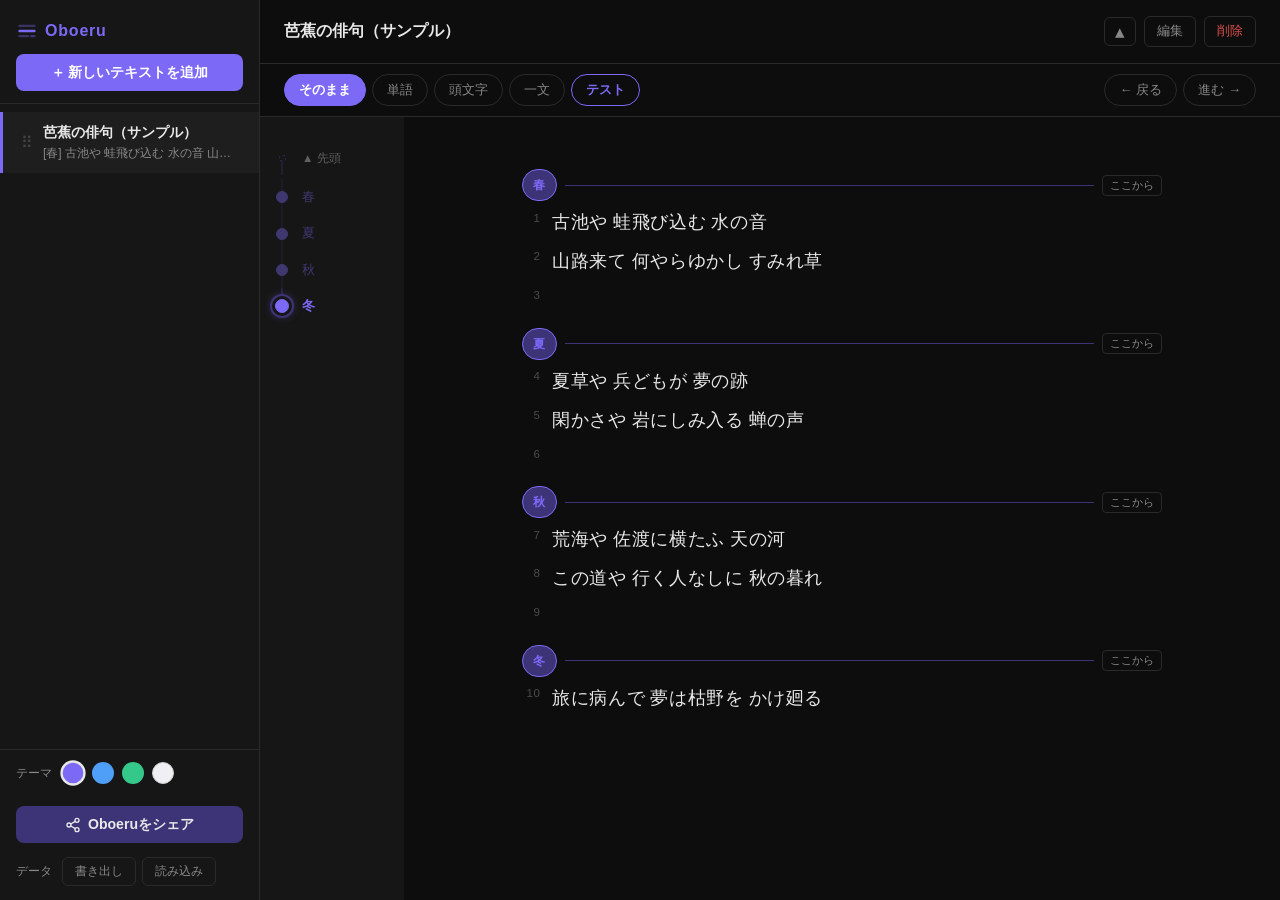
<file: index.html>
<!DOCTYPE html>
<html lang="ja">
<head>
  <meta charset="UTF-8">
  <meta name="viewport" content="width=device-width, initial-scale=1.0, viewport-fit=cover">
  <title>Oboeru｜歌詞・セリフ・プレゼン原稿を無料で暗記練習</title>
  <link rel="icon" type="image/svg+xml" href="favicon.svg">
  <link rel="manifest" href="manifest.json">
  <meta name="theme-color" content="#7c6af7">
  <meta name="apple-mobile-web-app-capable" content="yes">
  <meta name="apple-mobile-web-app-status-bar-style" content="black-translucent">
  <meta name="apple-mobile-web-app-title" content="Oboeru">
  <link rel="apple-touch-icon" href="apple-touch-icon.png">
  <meta name="description" content="歌詞・セリフ・プレゼン原稿を効率よく暗記できる無料Webアプリ。単語隠し・頭文字ヒント・タイピングテストなど5つのモードで練習。スマホ・PC対応、登録不要ですぐ使えます。">
  <meta name="keywords" content="暗記,暗記ツール,暗記アプリ,歌詞暗記,セリフ暗記,プレゼン暗記,暗記練習,歌詞覚え方,台本暗記,無料暗記アプリ">
  <meta property="og:title" content="Oboeru｜歌詞・セリフ・プレゼン原稿を無料で暗記練習">
  <meta property="og:description" content="歌詞・セリフ・プレゼン原稿を効率よく暗記できる無料Webアプリ。単語隠し・頭文字ヒント・タイピングテストなど5つのモードで練習。スマホ・PC対応、登録不要ですぐ使えます。">
  <meta property="og:type" content="website">
  <meta property="og:url" content="https://oboeru.netlify.app/">
  <meta name="twitter:card" content="summary">
  <meta name="twitter:title" content="Oboeru｜歌詞・セリフ・プレゼン原稿を無料で暗記練習">
  <meta name="twitter:description" content="歌詞・セリフ・プレゼン原稿を効率よく暗記できる無料Webアプリ。単語隠し・頭文字ヒント・タイピングテストなど5つのモードで練習。スマホ・PC対応、登録不要ですぐ使えます。">
  <script type="application/ld+json">
  {
    "@context": "https://schema.org",
    "@type": "WebApplication",
    "name": "Oboeru",
    "description": "歌詞・セリフ・プレゼン原稿を効率よく暗記できる無料Webアプリ。単語隠し・頭文字ヒント・タイピングテストで練習できます。",
    "url": "https://oboeru.netlify.app/",
    "applicationCategory": "EducationApplication",
    "operatingSystem": "Web",
    "inLanguage": "ja",
    "offers": { "@type": "Offer", "price": "0", "priceCurrency": "JPY" }
  }
  </script>
  <link rel="stylesheet" href="style.css">
</head>
<body>

  <!-- モバイル: サイドバーエッジハンドル＆オーバーレイ -->
  <button id="btn-hamburger" onclick="toggleSidebar()" aria-label="メニュー">
    <svg width="10" height="24" viewBox="0 0 10 24" fill="none">
      <rect x="3" y="4"  width="4" height="4" rx="2" fill="currentColor"/>
      <rect x="3" y="10" width="4" height="4" rx="2" fill="currentColor"/>
      <rect x="3" y="16" width="4" height="4" rx="2" fill="currentColor"/>
    </svg>
  </button>
  <div id="sidebar-overlay"></div>

  <!-- 左ペイン -->
  <div id="sidebar">
    <div id="sidebar-header">
      <h1>
        <svg width="22" height="22" viewBox="0 0 28 28" fill="none" style="vertical-align:middle;margin-right:7px;margin-bottom:2px;">
          <rect x="3" y="6"    width="22" height="3" rx="1.5" fill="var(--accent)" opacity="0.35"/>
          <rect x="3" y="12.5" width="22" height="3" rx="1.5" fill="var(--accent)"/>
          <rect x="3" y="19"   width="14" height="3" rx="1.5" fill="var(--accent)" opacity="0.35"/>
          <rect x="18" y="19"  width="7"  height="3" rx="1.5" fill="var(--accent-dim)"/>
        </svg>Oboeru
      </h1>
      <button id="btn-new" onclick="showForm()">＋ 新しいテキストを追加</button>
    </div>
    <div id="thread-list"></div>
    <div id="theme-bar">
      <span class="theme-label">テーマ</span>
      <div class="theme-swatches">
        <button class="swatch" data-theme="default" style="background:#7c6af7;" title="パープル" onclick="setTheme('default')"></button>
        <button class="swatch" data-theme="blue"    style="background:#4f9ef8;" title="ブルー"   onclick="setTheme('blue')"></button>
        <button class="swatch" data-theme="green"   style="background:#34c98a;" title="グリーン" onclick="setTheme('green')"></button>
        <button class="swatch" data-theme="light"   style="background:#f0f0f4;border:1px solid #ccc;" title="ライト" onclick="setTheme('light')"></button>
      </div>
    </div>
    <div id="share-bar">
      <button id="btn-share" onclick="shareApp()">
        <svg width="16" height="16" viewBox="0 0 24 24" fill="none" stroke="currentColor" stroke-width="2" stroke-linecap="round" stroke-linejoin="round">
          <circle cx="18" cy="5" r="3"/><circle cx="6" cy="12" r="3"/><circle cx="18" cy="19" r="3"/>
          <line x1="8.59" y1="13.51" x2="15.42" y2="17.49"/><line x1="15.41" y1="6.51" x2="8.59" y2="10.49"/>
        </svg>
        Oboeruをシェア
      </button>
    </div>
    <div id="backup-bar">
      <span class="backup-label">データ</span>
      <div class="backup-btns">
        <button class="btn-backup" onclick="exportData()">書き出し</button>
        <button class="btn-backup" onclick="importData()">読み込み</button>
      </div>
      <input type="file" id="import-file" accept=".json" style="display:none" onchange="handleImportFile(event)">
    </div>
  </div>

  <!-- メインエリア -->
  <div id="main">

    <!-- 登録フォーム -->
    <div id="view-form">
      <details class="seo-intro">
        <summary>このアプリについて</summary>
        <h2>歌詞・セリフ・プレゼン原稿を暗記するツール</h2>
        <p>暗記したいテキストを登録して、5つのモードで練習できます。<strong>歌詞の暗記</strong>、<strong>プレゼン原稿の暗記</strong>、<strong>セリフや台本の暗記</strong>など幅広く使えます。スマホ・PC対応、登録不要・完全無料です。</p>
        <ul>
          <li><strong>単語隠し・頭文字・一文隠し</strong>：見て覚えるモード</li>
          <li><strong>タイピングテスト</strong>：実際に打ち込んで覚えるモード</li>
          <li>セクション区切り（[サビ][1番] など）で部分練習も可能</li>
        </ul>
      </details>
      <div class="form-card">
        <h2>新しいテキストを登録</h2>
        <div class="form-group">
          <label>タイトル</label>
          <input type="text" id="titleInput" placeholder="例：にじいろ／ハムレット第一幕">
        </div>
        <div class="form-group">
          <div style="display:flex;justify-content:space-between;align-items:center;margin-bottom:6px;">
            <label style="margin:0;">テキスト</label>
            <button class="btn-add-section" onclick="insertSection()">＋ セクションを追加</button>
          </div>
          <textarea id="textInput" placeholder="暗記したい歌詞やセリフを入力してください…"></textarea>
          <div class="form-hint">💡 <code>[1番]</code> や <code>[サビ]</code> のように書いた行はセクション区切りとして表示されます（暗記対象外）</div>
        </div>
        <button class="btn-save" onclick="saveText()">保存する</button>
      </div>
    </div>

    <!-- 練習画面 -->
    <div id="view-practice" style="display:none;">
      <div id="practice-header">
        <span id="practice-title-text" onclick="if(window.innerWidth<=768)toggleSidebar()" style="cursor:default;"></span>
        <div class="header-actions">
          <button class="btn-icon" id="btn-modebar-toggle" onclick="toggleModeBar()">▴</button>
          <button class="btn-icon" onclick="editCurrent()">編集</button>
          <button class="btn-delete" onclick="deleteCurrent()">削除</button>
        </div>
      </div>
      <div id="mode-bar">
        <div style="display:flex;gap:6px;overflow-x:auto;">
          <button class="btn-mode active" data-mode="original" onclick="setMode(this)">そのまま</button>
          <button class="btn-mode" data-mode="word"     onclick="setMode(this)">単語</button>
          <button class="btn-mode" data-mode="first"    onclick="setMode(this)">頭文字</button>
          <button class="btn-mode" data-mode="sentence" onclick="setMode(this)">一文</button>
          <button class="btn-mode" data-mode="typing"   onclick="setMode(this)">テスト</button>
          <div id="typing-submodes">
            <button class="btn-submode active" data-sub="seq" onclick="setTypingSub(this)">順番入力</button>
            <button class="btn-submode" data-sub="free" onclick="setTypingSub(this)">自由入力</button>
          </div>
        </div>
        <div style="display:flex;gap:6px;">
          <button class="btn-rewind" id="btn-rewind" onclick="rewindOne(event)" title="ひとつ戻す（Backspace）">← 戻る</button>
          <button class="btn-rewind" id="btn-forward" onclick="forwardOne(event)" title="ひとつ進む（Space / Enter）">進む →</button>
        </div>
      </div>
      <div id="typing-bar">
        <button class="btn-charcount-toggle active" id="btn-charcount" onclick="toggleCharCount(this)" title="入力文字数の表示切り替え">文字数 表示</button>
        <span id="typing-score"></span>
      </div>
      <div id="practice-content">
        <nav id="toc-panel"></nav>
        <div id="practice-body" onclick="revealNext(event)" onmousedown="handleBodyMousedown(event)">
          <div id="practice-hint"></div>
          <div id="text-display"></div>
        </div>
      </div>
    </div>

  </div>

  <!-- モバイル: フローティング下部バー（隠しモード・テスト順番入力用） -->
  <div id="mobile-bottom-bar">
    <button class="mb-btn" id="mb-btn-back" onclick="mobileBack(event)">← 戻る</button>
    <button class="mb-btn primary" id="mb-btn-forward" onclick="mobileForward(event)">進む →</button>
  </div>

  <script src="app.js"></script>
  <script>
    if ('serviceWorker' in navigator) {
      navigator.serviceWorker.register('/sw.js');
    }
  </script>
</body>
</html>
</file>
<file: style.css>
*, *::before, *::after { box-sizing: border-box; margin: 0; padding: 0; }

:root {
  --bg:        #0d0d0d;
  --surface:   #161616;
  --surface2:  #1e1e1e;
  --border:    #2a2a2a;
  --accent:    #7c6af7;
  --accent-dim:#3d3478;
  --text:      #e8e8e8;
  --text-sub:  #888;
  --danger:    #e05050;
  --revealed:  #e8e8e8;
  --hidden-bg: #2a2a2a;
}

/* ---- テーマ定義 ---- */
[data-theme="blue"] {
  --bg:        #0a0e1a;
  --surface:   #111827;
  --surface2:  #1a2540;
  --border:    #243050;
  --accent:    #4f9ef8;
  --accent-dim:#1a3a70;
  --text:      #e2e8f0;
  --text-sub:  #7a90b0;
  --hidden-bg: #1a2540;
}

[data-theme="green"] {
  --bg:        #080f0e;
  --surface:   #0f1a18;
  --surface2:  #152620;
  --border:    #1e3830;
  --accent:    #34c98a;
  --accent-dim:#0f4a30;
  --text:      #e0f0ea;
  --text-sub:  #6a9a80;
  --hidden-bg: #152620;
}

[data-theme="light"] {
  --bg:        #f5f5f7;
  --surface:   #ffffff;
  --surface2:  #f0f0f4;
  --border:    #ddd;
  --accent:    #6c5ce7;
  --accent-dim:#ded8fb;
  --text:      #1a1a2e;
  --text-sub:  #888;
  --danger:    #e05050;
  --revealed:  #1a1a2e;
  --hidden-bg: #ddd;
}

html { overflow: hidden; height: 100%; } /* iOS がキーボード展開時にドキュメントをスクロールするのを防ぐ */

body {
  font-family: -apple-system, 'Hiragino Sans', 'Meiryo', sans-serif;
  background: var(--bg);
  color: var(--text);
  height: 100vh;
  display: flex;
  overflow: hidden;
}

/* ===== 左ペイン ===== */
#sidebar {
  width: 260px;
  min-width: 260px;
  background: var(--surface);
  border-right: 1px solid var(--border);
  display: flex;
  flex-direction: column;
  height: 100vh;
}

#sidebar-header {
  padding: 20px 16px 12px;
  border-bottom: 1px solid var(--border);
}

#sidebar-header h1 {
  font-size: 1rem;
  font-weight: 700;
  color: var(--accent);
  letter-spacing: 0.05em;
}

#btn-new {
  width: 100%;
  margin-top: 10px;
  padding: 9px;
  background: var(--accent);
  color: #fff;
  border: none;
  border-radius: 8px;
  font-size: 0.88rem;
  font-weight: 600;
  cursor: pointer;
  transition: opacity 0.15s;
}

#btn-new:hover { opacity: 0.85; }

#thread-list {
  flex: 1;
  overflow-y: auto;
  padding: 8px 0;
}

/* スワイプ削除用ラッパー */
.thread-row {
  position: relative;
  overflow: hidden;
}
.thread-delete-bg {
  position: absolute;
  right: 0; top: 0; bottom: 0;
  width: 72px;
  background: var(--danger);
  display: flex;
  align-items: center;
  justify-content: center;
}
.thread-delete-btn {
  background: none;
  border: none;
  color: #fff;
  font-size: 0.82rem;
  font-weight: 700;
  cursor: pointer;
  width: 100%;
  height: 100%;
  display: flex;
  flex-direction: column;
  align-items: center;
  justify-content: center;
  gap: 4px;
}

.thread-item {
  padding: 11px 16px;
  cursor: pointer;
  border-left: 3px solid transparent;
  transition: background 0.15s, border-color 0.15s;
  background: var(--surface);
  position: relative;
  display: flex;
  align-items: center;
  gap: 8px;
}

.thread-content {
  flex: 1;
  min-width: 0;
}

.drag-handle {
  flex-shrink: 0;
  color: var(--text-sub);
  opacity: 0.35;
  font-size: 1rem;
  cursor: grab;
  user-select: none;
  touch-action: none;
  padding: 4px 2px;
}
.drag-handle:active { cursor: grabbing; opacity: 0.7; }

.thread-row.dragging { opacity: 0.45; }
.thread-row.drag-over { outline: 2px solid var(--accent); border-radius: 8px; }

.thread-item:hover { background: var(--surface2); }

.thread-item.active {
  background: var(--surface2);
  border-left-color: var(--accent);
}

.thread-title {
  font-size: 0.9rem;
  font-weight: 600;
  white-space: nowrap;
  overflow: hidden;
  text-overflow: ellipsis;
}

.thread-preview {
  font-size: 0.75rem;
  color: var(--text-sub);
  margin-top: 3px;
  white-space: nowrap;
  overflow: hidden;
  text-overflow: ellipsis;
}

/* ===== メインエリア ===== */
#main {
  flex: 1;
  display: flex;
  flex-direction: column;
  height: 100vh;
  overflow: hidden;
}

/* 登録フォーム画面 */
#view-form {
  flex: 1;
  display: flex;
  flex-direction: column;
  align-items: center;
  justify-content: center;
  padding: 32px;
  gap: 16px;
  overflow-y: auto;
}

.seo-intro {
  width: 100%;
  max-width: 560px;
  color: var(--text-sub);
  font-size: 0.85rem;
  line-height: 1.7;
  border: 1px solid var(--border);
  border-radius: 10px;
  padding: 10px 16px;
}
.seo-intro summary {
  cursor: pointer;
  font-size: 0.82rem;
  color: var(--text-sub);
  user-select: none;
  list-style: none;
  display: flex;
  align-items: center;
  gap: 6px;
}
.seo-intro summary::before { content: '▶'; font-size: 0.65rem; transition: transform 0.2s; }
.seo-intro[open] summary::before { transform: rotate(90deg); }
.seo-intro summary::-webkit-details-marker { display: none; }
.seo-intro h2 {
  font-size: 0.95rem;
  font-weight: 700;
  color: var(--text);
  margin: 10px 0 6px;
}
.seo-intro p { margin-bottom: 6px; }
.seo-intro ul {
  padding-left: 1.2em;
  display: flex;
  flex-direction: column;
  gap: 3px;
}
.seo-intro strong { color: var(--text); }

.form-card {
  width: 100%;
  max-width: 560px;
  background: var(--surface);
  border: 1px solid var(--border);
  border-radius: 16px;
  padding: 32px;
}

.form-card h2 {
  font-size: 1.1rem;
  color: var(--accent);
  margin-bottom: 20px;
}

.form-group { margin-bottom: 16px; }

.form-group label {
  display: block;
  font-size: 0.8rem;
  color: var(--text-sub);
  margin-bottom: 6px;
  letter-spacing: 0.04em;
}

.form-group input,
.form-group textarea {
  width: 100%;
  background: var(--surface2);
  border: 1px solid var(--border);
  border-radius: 8px;
  color: var(--text);
  font-size: 0.95rem;
  padding: 10px 12px;
  transition: border-color 0.15s;
  font-family: inherit;
}

.form-group textarea {
  height: 320px;
  resize: vertical;
  line-height: 1.7;
}

.form-group input:focus,
.form-group textarea:focus {
  outline: none;
  border-color: var(--accent);
}

.btn-add-section {
  padding: 4px 10px;
  border: 1px dashed var(--accent);
  border-radius: 6px;
  background: transparent;
  color: var(--accent);
  font-size: 0.78rem;
  cursor: pointer;
  transition: all 0.15s;
}

.btn-add-section:hover { background: var(--accent); color: #fff; }

.form-hint {
  margin-top: 8px;
  font-size: 0.78rem;
  color: var(--text-sub);
  line-height: 1.6;
}

.form-hint code {
  background: var(--surface2);
  border: 1px solid var(--border);
  border-radius: 3px;
  padding: 1px 5px;
  color: var(--accent);
  font-size: 0.85em;
}

/* セクションラベル */
.section-label {
  display: flex;
  align-items: center;
  gap: 8px;
  margin: 8px 0 2px;
  counter-increment: none;
}

.section-label::before { content: none; }

.section-badge {
  font-size: 0.75rem;
  font-weight: 700;
  color: var(--accent);
  background: var(--accent-dim);
  border: 1px solid var(--accent);
  border-radius: 20px;
  padding: 2px 10px;
  letter-spacing: 0.05em;
  user-select: none;
}

.section-line {
  flex: 1;
  height: 1px;
  background: var(--accent-dim);
}

.btn-section-jump {
  font-size: 0.7rem;
  color: var(--text-sub);
  background: transparent;
  border: 1px solid var(--border);
  border-radius: 4px;
  padding: 2px 7px;
  cursor: pointer;
  transition: all 0.15s;
}

.btn-section-jump:hover { border-color: var(--accent); color: var(--accent); }

body.typing-mode .btn-section-jump { display: none; }

.btn-save {
  width: 100%;
  padding: 11px;
  background: var(--accent);
  color: #fff;
  border: none;
  border-radius: 8px;
  font-size: 0.95rem;
  font-weight: 600;
  cursor: pointer;
  transition: opacity 0.15s;
}

.btn-save:hover { opacity: 0.85; }

/* 練習画面 */
#view-practice {
  flex: 1;
  display: flex;
  flex-direction: column;
  overflow: hidden;
}

#practice-header {
  padding: 16px 24px;
  border-bottom: 1px solid var(--border);
  display: flex;
  align-items: center;
  justify-content: space-between;
  gap: 16px;
  flex-shrink: 0;
}

#practice-title-text {
  font-size: 1rem;
  font-weight: 700;
}

.header-actions { display: flex; gap: 8px; align-items: center; }

.btn-icon {
  padding: 6px 12px;
  border: 1px solid var(--border);
  border-radius: 6px;
  background: transparent;
  color: var(--text-sub);
  font-size: 0.8rem;
  cursor: pointer;
  transition: all 0.15s;
}

.btn-icon:hover { border-color: var(--accent); color: var(--accent); }
/* モードバー非表示時はトグルボタンをアクセント色でハイライト */
#btn-modebar-toggle { font-size: 1.2rem; padding: 4px 10px; line-height: 1; }
#btn-modebar-toggle.bar-hidden { background: var(--accent-dim); border-color: var(--accent); color: var(--accent); }

.btn-delete {
  padding: 6px 12px;
  border: 1px solid var(--border);
  border-radius: 6px;
  background: transparent;
  color: var(--danger);
  font-size: 0.8rem;
  cursor: pointer;
  transition: all 0.15s;
}

.btn-delete:hover { background: var(--danger); color: #fff; border-color: var(--danger); }

#mode-bar {
  padding: 10px 24px;
  border-bottom: 1px solid var(--border);
  display: flex;
  gap: 6px;
  justify-content: space-between;
  flex-shrink: 0;
  overflow-x: auto;
}
#mode-bar::-webkit-scrollbar { display: none; }

.btn-mode {
  padding: 6px 14px;
  border: 1px solid var(--border);
  border-radius: 20px;
  background: transparent;
  color: var(--text-sub);
  font-size: 0.82rem;
  cursor: pointer;
  transition: all 0.15s;
}

.btn-mode:hover { border-color: var(--accent); color: var(--text); }
.btn-mode.active { background: var(--accent); border-color: var(--accent); color: #fff; font-weight: 600; }

/* テストボタンは非アクティブ時も目立つようにアクセント色で表示 */
.btn-mode[data-mode="typing"] {
  border-color: var(--accent);
  color: var(--accent);
  font-weight: 600;
}
.btn-mode[data-mode="typing"].active {
  background: var(--accent);
  color: #fff;
}

.btn-rewind {
  padding: 6px 14px;
  border: 1px solid var(--border);
  border-radius: 20px;
  background: transparent;
  color: var(--text-sub);
  font-size: 0.82rem;
  cursor: pointer;
  transition: all 0.15s;
  align-self: center;
}

.btn-rewind:hover { border-color: #e0a040; color: #e0a040; }
.btn-rewind:disabled { opacity: 0.3; cursor: default; }

#practice-content {
  flex: 1;
  display: flex;
  overflow: hidden;
  min-height: 0;
}

#toc-panel {
  width: 144px;
  min-width: 144px;
  flex-shrink: 0;
  background: var(--surface);
  overflow-y: auto;
  overflow-x: hidden;
  padding: 24px 0;
  position: relative;
}

/* 縦のタイムライン線 */
.toc-item {
  position: relative;
  padding: 9px 10px 9px 42px;
  font-size: 0.82rem;
  color: var(--text-sub);
  opacity: 0.65;
  cursor: pointer;
  white-space: nowrap;
  overflow: hidden;
  text-overflow: ellipsis;
  user-select: none;
  line-height: 1.4;
  transition: color 0.2s ease, opacity 0.2s ease, font-weight 0.2s ease;
  letter-spacing: 0.02em;
}

/* 縦ライン：各アイテムの高さ分を ::before で描画 */
.toc-item::before {
  content: '';
  position: absolute;
  left: 21px;
  top: 0;
  bottom: 0;
  width: 1.5px;
  background: var(--accent-dim);
  opacity: 0.45;
  pointer-events: none;
}
.toc-item:first-child::before { top: 50%; }
.toc-item:last-child::before  { bottom: 50%; }

/* ドット：::after で描画 → ::before（線）より必ず上に描画される */
.toc-item::after {
  content: '';
  position: absolute;
  left: 16px;
  top: 50%;
  transform: translateY(-50%);
  width: 12px;
  height: 12px;
  border-radius: 50%;
  background: var(--surface);
  border: 1.5px solid var(--accent-dim);
  transition: all 0.25s ease;
}

.toc-item:hover { opacity: 1; color: var(--text); }
.toc-item:hover::after { border-color: var(--accent); }

/* 通過済み：塗りつぶしドット */
.toc-item.toc-passed {
  color: var(--accent);
  opacity: 0.4;
}
.toc-item.toc-passed::after {
  background: var(--accent);
  border-color: var(--accent);
}

/* アクティブ：光るドット */
.toc-item.toc-active {
  color: var(--accent);
  opacity: 1;
  font-weight: 600;
}
.toc-item.toc-active::after {
  width: 14px;
  height: 14px;
  left: 15px;
  background: var(--accent);
  border-color: var(--accent);
  box-shadow: 0 0 0 3px var(--surface), 0 0 0 5px var(--accent-dim), 0 0 12px var(--accent);
}

/* 先頭アイテム：小さいドット */
.toc-item.toc-top {
  font-size: 0.72rem;
  margin-bottom: 4px;
}
.toc-item.toc-top::after {
  width: 7px;
  height: 7px;
  left: 19px;
  border-style: dashed;
}
.toc-item.toc-top.toc-active::after {
  width: 9px;
  height: 9px;
  left: 18px;
}

/* 行番号アイテム：小さいドット */
.toc-item.toc-lines { font-size: 0.74rem; }
.toc-item.toc-lines::after {
  width: 7px;
  height: 7px;
  left: 19px;
}

#practice-body {
  flex: 1;
  min-width: 0;
  overflow-y: auto;
  padding: 28px 32px;
  cursor: pointer;
  user-select: none;
  display: flex;
  flex-direction: column;
  align-items: center;
}

#practice-body > #practice-hint,
#practice-body > #text-display {
  width: 100%;
  max-width: 640px;
}

#practice-hint {
  font-size: 0.75rem;
  color: var(--text-sub);
  margin-bottom: 16px;
  text-align: center;
}

#practice-hint kbd {
  display: inline-block;
  background: var(--surface2);
  border: 1px solid var(--border);
  border-radius: 4px;
  padding: 1px 6px;
  font-size: 0.78rem;
  font-family: inherit;
  color: var(--text);
}

#text-display {
  font-size: 1.1rem;
  line-height: 2.2;
  letter-spacing: 0.03em;
  counter-reset: line;
}

.text-line {
  display: flex;
  align-items: flex-start;
  gap: 12px;
  min-height: 1.8em;
}

/* 行番号の右側：テキスト・トークンのコンテナ。行番号の下に回り込まない */
.line-inner {
  flex: 1;
  min-width: 0;
  display: flex;
  flex-wrap: wrap;
  align-items: center;
  gap: 4px;
}

.text-line::before {
  counter-increment: line;
  content: counter(line);
  font-size: 0.72rem;
  color: var(--text-sub);
  opacity: 0.5;
  min-width: 1.6em;
  text-align: right;
  flex-shrink: 0;
  user-select: none;
  padding-top: 0.2em;
}

/* 隠し要素 */
.token {
  display: inline-block;
  border-radius: 4px;
  transition: all 0.15s;
  cursor: pointer;
}

.token.hidden {
  background: var(--hidden-bg);
  color: transparent;
  min-width: 1.2em;
  border: 1px solid #3e3e4e;
  padding: 0 4px;
  margin: 0 1px;
  vertical-align: baseline;
}

/* 頭文字モード用：行全体の残りを担う要素 */
.token.line-rest {
  flex: 1;
  min-width: 0;
  word-break: break-all;
  overflow-wrap: break-word;
  white-space: normal;
  display: inline-block;
}

/* 頭文字モードの頭文字：常に左上に固定 */
.line-hint-char {
  align-self: flex-start;
  flex-shrink: 0;
}

.token.hidden.next-reveal {
  background: var(--accent-dim);
  outline: 1px solid var(--accent);
}

.token.revealed {
  background: transparent;
  color: var(--revealed);
}

.token.hint {
  color: var(--accent);
  font-weight: 700;
}

.word-group {
  display: inline-block;
  white-space: nowrap;
  vertical-align: baseline;
}

#theme-bar {
  padding: 12px 16px;
  border-top: 1px solid var(--border);
  display: flex;
  align-items: center;
  gap: 10px;
}

.theme-label {
  font-size: 0.75rem;
  color: var(--text-sub);
  flex-shrink: 0;
}

.theme-swatches { display: flex; gap: 8px; }

.swatch {
  width: 22px;
  height: 22px;
  border-radius: 50%;
  border: 2px solid transparent;
  cursor: pointer;
  transition: transform 0.15s, border-color 0.15s;
  padding: 0;
}

.swatch:hover { transform: scale(1.2); }
.swatch.active { border-color: var(--text); transform: scale(1.15); }

#share-bar {
  padding: 10px 16px 8px;
}

#btn-share {
  width: 100%;
  display: flex;
  align-items: center;
  justify-content: center;
  gap: 7px;
  padding: 9px;
  background: var(--accent-dim);
  border: none;
  border-radius: 8px;
  color: var(--text);
  font-size: 0.88rem;
  font-weight: 600;
  cursor: pointer;
  transition: opacity 0.15s;
}

#btn-share:hover { opacity: 0.85; }

#btn-share.copied {
  opacity: 0.7;
}

#backup-bar {
  padding: 6px 16px 14px;
  display: flex;
  align-items: center;
  gap: 10px;
}

.backup-label {
  font-size: 0.75rem;
  color: var(--text-sub);
  flex-shrink: 0;
}

.backup-btns {
  display: flex;
  gap: 6px;
}

.btn-backup {
  padding: 5px 12px;
  font-size: 0.75rem;
  background: transparent;
  border: 1px solid var(--border);
  border-radius: 6px;
  color: var(--text-sub);
  cursor: pointer;
  transition: background 0.15s, color 0.15s, border-color 0.15s;
}

.btn-backup:hover {
  background: var(--surface2);
  color: var(--text);
  border-color: var(--accent);
}

/* ===== テストモード ===== */
#typing-submodes {
  display: none;
  gap: 6px;
  align-items: center;
  flex-shrink: 0;
  margin-left: 4px;
  padding-left: 10px;
  border-left: 1px solid var(--border);
}

#typing-bar {
  padding: 8px 24px;
  border-bottom: 1px solid var(--border);
  display: none;
  align-items: center;
  gap: 8px;
  flex-shrink: 0;
  flex-wrap: wrap;
}

.btn-submode {
  padding: 5px 14px;
  border: 1px solid var(--border);
  border-radius: 20px;
  background: transparent;
  color: var(--text-sub);
  font-size: 0.8rem;
  cursor: pointer;
  transition: all 0.15s;
}

.btn-submode:hover { border-color: var(--accent); color: var(--text); }
.btn-submode.active { background: var(--accent); border-color: var(--accent); color: #fff; font-weight: 600; }

#typing-score {
  margin-left: auto;
  font-size: 0.82rem;
  color: var(--text-sub);
}

#typing-score .score-num { color: var(--accent); font-weight: 700; }

.btn-charcount-toggle {
  padding: 4px 12px;
  border: 1px solid var(--border);
  border-radius: 20px;
  background: transparent;
  color: var(--text-sub);
  font-size: 0.78rem;
  cursor: pointer;
  transition: all 0.15s;
  white-space: nowrap;
}
.btn-charcount-toggle:hover { border-color: var(--accent); color: var(--text); }
.btn-charcount-toggle.active { background: var(--accent-dim); border-color: var(--accent); color: var(--text); }

.char-count {
  font-size: 0.72rem;
  color: var(--text-sub);
  white-space: nowrap;
  flex-shrink: 0;
  min-width: 5em;
}
.char-count.at-limit { color: var(--accent); font-weight: 700; }
body.hide-charcount .char-count { display: none; }

.typing-content { flex: 1; display: flex; flex-direction: column; gap: 6px; min-width: 0; }

.typing-input-row {
  display: flex;
  gap: 8px;
  align-items: center;
}

.typing-btns {
  display: flex;
  gap: 8px;
}
.typing-btns .btn-next-line,
.typing-btns .btn-back-line,
.typing-btn-spacer { flex: 1; }

.typing-original {
  font-size: 0.78rem;
  color: var(--text-sub);
  opacity: 0.6;
  white-space: pre-wrap;
  user-select: none;
  display: none;
}

.typing-original.revealed { display: block; }

.typing-input {
  width: 100%;
  background: var(--surface2);
  border: 1.5px solid var(--border);
  border-radius: 8px;
  color: var(--text);
  font-size: 1rem;
  padding: 7px 12px;
  font-family: inherit;
  transition: border-color 0.15s;
}

.typing-input:focus { outline: none; border-color: var(--accent); }
.typing-input:disabled { opacity: 0.4; cursor: default; }
.typing-input.line-correct { border-color: #34c98a; }
.typing-input.line-wrong   { border-color: #e05050; }

.typing-feedback {
  font-size: 0.9rem;
  min-height: 1.4em;
  display: flex;
  flex-wrap: wrap;
  gap: 4px;
  align-items: center;
}

.btn-next-line {
  position: relative;
  overflow: hidden;
  padding: 6px 16px;
  background: var(--accent);
  color: #fff;
  border: none;
  border-radius: 8px;
  font-size: 0.85rem;
  font-weight: 600;
  cursor: pointer;
  white-space: nowrap;
  flex-shrink: 0;
  transition: opacity 0.15s;
}

.btn-next-line:hover { opacity: 0.85; }

.btn-next-line::after {
  content: '';
  position: absolute;
  inset: 0;
  background: rgba(255,255,255,0.35);
  transform: scaleX(0);
  transform-origin: left;
  transition: none;
}

.btn-next-line.holding::after {
  transform: scaleX(1);
  transition: transform 0.6s linear;
}

.btn-back-line {
  position: relative;
  overflow: hidden;
  padding: 6px 12px;
  background: transparent;
  color: var(--text-sub);
  border: 1px solid var(--border);
  border-radius: 8px;
  font-size: 0.85rem;
  cursor: pointer;
  white-space: nowrap;
  flex-shrink: 0;
  transition: all 0.15s;
}

.btn-back-line:hover { border-color: var(--accent); color: var(--accent); }

.btn-back-line::after {
  content: '';
  position: absolute;
  inset: 0;
  background: rgba(255,255,255,0.2);
  transform: scaleX(0);
  transform-origin: left;
  transition: none;
}

.btn-back-line.holding::after {
  transform: scaleX(1);
  transition: transform 0.6s linear;
}

.tw { padding: 1px 4px; border-radius: 3px; }
.tw-correct  { color: #34c98a; }
.tw-wrong    { color: #e05050; text-decoration: line-through; }
.tw-pending  { color: var(--text-sub); opacity: 0.4; }
.tw-extra    { color: #e0a040; }

.typing-line { align-items: flex-start !important; padding: 4px 0; }

.empty-sidebar {
  padding: 20px 16px;
  font-size: 0.82rem;
  color: var(--text-sub);
  text-align: center;
  line-height: 1.6;
}

/* ===== スマホ対応 ===== */
#btn-hamburger { display: none; }
#sidebar-overlay {
  display: none;
  position: fixed;
  inset: 0;
  background: rgba(0, 0, 0, 0.45);
  z-index: 199;
}
#sidebar-overlay.show { display: block; }

/* フローティング下部バー（デスクトップでは非表示） */
#mobile-bottom-bar { display: none; }

@media (max-width: 768px) {

  /* ===== サイドバーエッジハンドル ===== */
  #btn-hamburger {
    display: flex;
    align-items: center;
    justify-content: center;
    position: fixed;
    top: 50%;
    left: 0;
    transform: translateY(-50%);
    z-index: 300;
    width: 16px;
    height: 52px;
    background: var(--accent-dim);
    border: none;
    border-radius: 0 8px 8px 0;
    color: var(--accent);
    cursor: pointer;
    opacity: 0.4;
    padding: 0;
    transition: opacity 0.2s;
    -webkit-tap-highlight-color: transparent;
  }
  #btn-hamburger:active { opacity: 0.9; }

  /* ===== サイドバー ===== */
  #sidebar {
    position: fixed;
    top: 0; left: 0; bottom: 0;
    z-index: 200;
    height: 100%;
    width: 280px;
    transform: translateX(-100%);
    transition: transform 0.25s ease;
  }
  #sidebar.sidebar-open { transform: translateX(0); }

  /* ===== TOCパネル非表示 ===== */
  #toc-panel { display: none; }

  /* ===== プラクティスヘッダー ===== */
  #practice-header {
    padding: 10px 12px;
    gap: 8px;
  }
  #practice-title-text { font-size: 0.88rem; cursor: pointer; }
  .btn-delete { display: none; }        /* 削除ボタン非表示（誤タップ防止） */
  .btn-icon { padding: 5px 10px; min-height: unset; }

  /* ===== ヒント文非表示 ===== */
  #practice-hint { display: none; }

  /* ===== モードバー: 1行横スクロール ===== */
  #mode-bar {
    padding: 8px 12px;
    overflow-x: auto;
    flex-wrap: nowrap;
    justify-content: flex-start;
    gap: 8px;
    scrollbar-width: none;
    -webkit-overflow-scrolling: touch;
    /* 右端グラデーションでスクロール可能なことを示唆 */
    -webkit-mask-image: linear-gradient(to right, black 80%, transparent 100%);
    mask-image: linear-gradient(to right, black 80%, transparent 100%);
  }
  #mode-bar::-webkit-scrollbar { display: none; }
  .btn-mode {
    white-space: nowrap;
    flex-shrink: 0;
    padding: 5px 12px;
    min-height: unset;
    font-size: 0.82rem;
  }

  /* ===== タイピングバー ===== */
  #typing-bar { padding: 4px 12px; gap: 6px; }
  .btn-submode { padding: 5px 12px; min-height: unset; font-size: 0.82rem; }
  .btn-charcount-toggle { display: none; } /* 文字数トグル非表示 */
  #typing-score { margin-left: 0; }

  /* ===== セクションラベル ===== */
  .section-line { display: none; }     /* 横線非表示でここからが自然に左寄り */
  .btn-section-jump {
    padding: 5px 12px;
    min-height: 32px;
    font-size: 0.78rem;
  }

  /* ===== テキスト表示 ===== */
  #text-display { font-size: 1rem; line-height: 1.9; }
  .text-line { align-items: flex-start; gap: 8px; }
  .text-line::before { min-width: 1.2em; font-size: 0.65rem; padding-top: 0.3em; }
  .line-inner { gap: 6px; }
  .token.hidden { line-height: 1.4; min-width: 1em; }
  .word-group { display: inline-flex; align-items: center; }

  /* ===== practice-body ===== */
  #practice-body { padding: 16px 16px calc(40px + env(safe-area-inset-bottom, 0px)); }

  /* ===== フォーム画面 ===== */
  #view-form { padding-top: 16px; }
  .form-card { padding: 20px 16px; }

  /* ===== タイピング入力 ===== */
  .btn-next-line { padding: 12px 8px; min-height: 48px; font-size: 0.95rem; }
  .btn-back-line { padding: 12px 8px; min-height: 48px; font-size: 0.95rem; }
  .typing-input  { font-size: 1rem; padding: 10px 12px; }
  .typing-btns   { gap: 10px; margin-top: 4px; }
  /* ===== フローティング下部バー（隠しモード用） ===== */
  #mobile-bottom-bar {
    position: fixed;
    bottom: 0; left: 0; right: 0;
    display: none;           /* JS で reveal-mode 時に flex に切り替え */
    gap: 10px;
    padding: 10px 16px calc(10px + env(safe-area-inset-bottom, 0px));
    background: var(--surface);
    border-top: 1px solid var(--border);
    z-index: 50;
  }
  body.reveal-mode #mobile-bottom-bar { display: flex; }

  .mb-btn {
    flex: 1;
    padding: 12px 8px;
    border: 1px solid var(--border);
    border-radius: 12px;
    background: var(--surface2);
    color: var(--text);
    font-size: 0.95rem;
    cursor: pointer;
    min-height: 52px;
    display: flex;
    align-items: center;
    justify-content: center;
    gap: 6px;
    -webkit-tap-highlight-color: transparent;
  }
  .mb-btn.primary {
    background: var(--accent);
    border-color: var(--accent);
    color: #fff;
    font-weight: 600;
  }
  .mb-btn:active { opacity: 0.75; }

  /* ===== タップ拡大防止 ===== */
  button, .thread-item, .mb-btn {
    touch-action: manipulation;
  }

  /* ===== iPhone ノッチ・Dynamic Island 対応 ===== */
  /* #main に safe-area-inset-top をまとめて適用することで、
     キーボード展開時の env() 再計算による崩れを防ぐ */
  #main {
    padding-top: env(safe-area-inset-top, 0px);
  }
  /* サイドバーは position:fixed なので個別に設定 */
  #sidebar-header {
    padding-top: max(20px, calc(env(safe-area-inset-top, 0px) + 12px));
  }

  /* ===== フローティングバー表示時・テストモード時はパディングを確保 ===== */
  body.reveal-mode #practice-body { padding-bottom: calc(120px + env(safe-area-inset-bottom, 0px)); }
  /* テストモード：画面下のSafari UIバーとボタンが重ならないよう余白を確保 */
  body.typing-mode #practice-body { padding-bottom: 280px; }

  /* ===== モードバーの戻る/進むグループを非表示（フローティングバーが代替） ===== */
  #mode-bar > div:last-child { display: none !important; }
}
</file>
